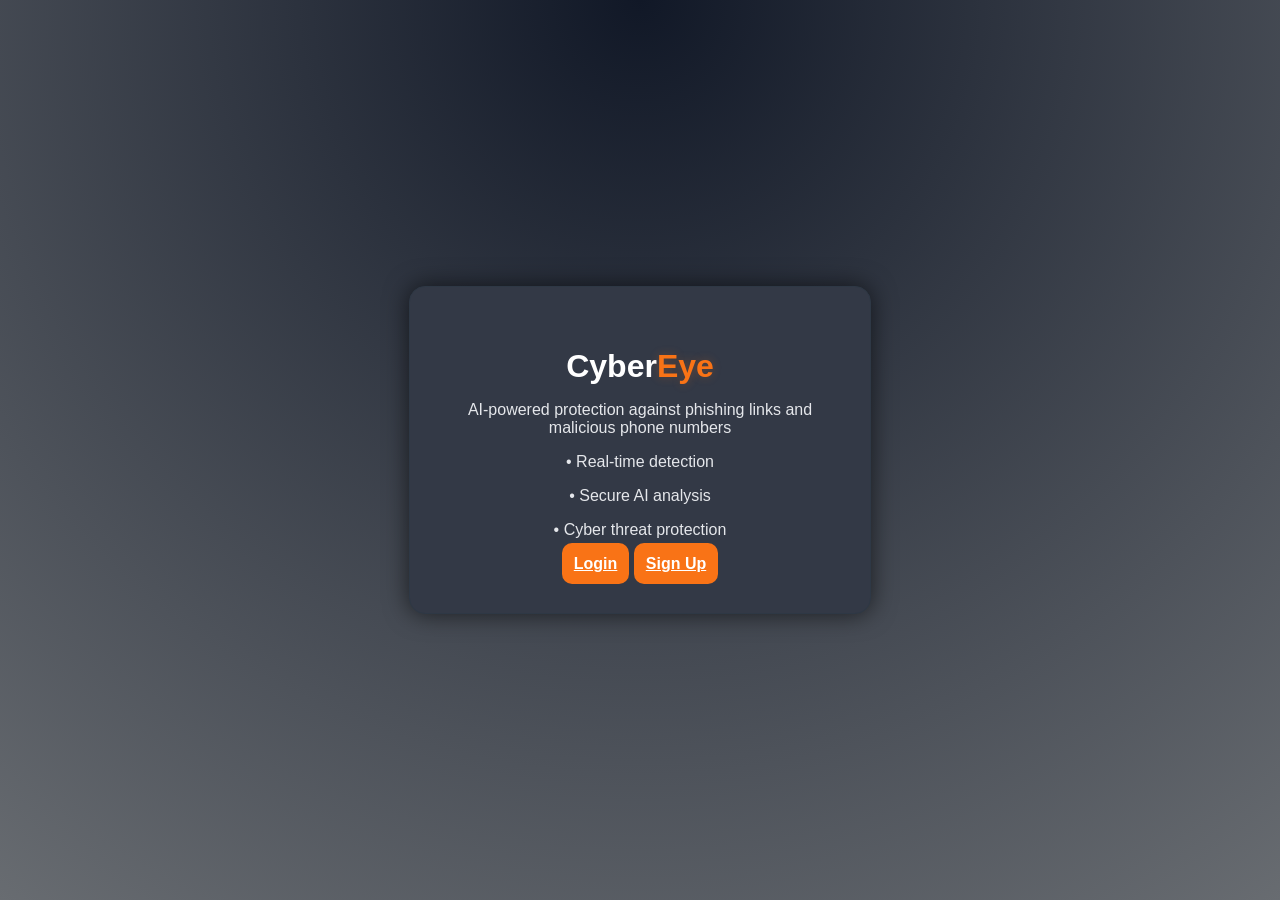
<file: frontend/html/index.html>
<!DOCTYPE html>
<html lang="en">
<head>
  <meta charset="UTF-8">
  <title>CyberEye</title>
  <link rel="stylesheet" href="../css/style.css">
</head>

<body>

  <div class="container">

    <!-- Logo / Title -->
    <h1 class="logo">Cyber<span>Eye</span></h1>

    <!-- Subtitle -->
    <p class="tagline">
      AI-powered protection against phishing links and malicious phone numbers
    </p>

    <!-- Features -->
    <div class="features">
      <p>• Real-time detection</p>
      <p>• Secure AI analysis</p>
      <p>• Cyber threat protection</p>
    </div>

    <!-- Buttons -->
    <div class="buttons">
      <a href="login.html" class="btn login">Login</a>
      <a href="signup.html" class="btn signup">Sign Up</a>
    </div>

  </div>

</body>
</html>
</file>
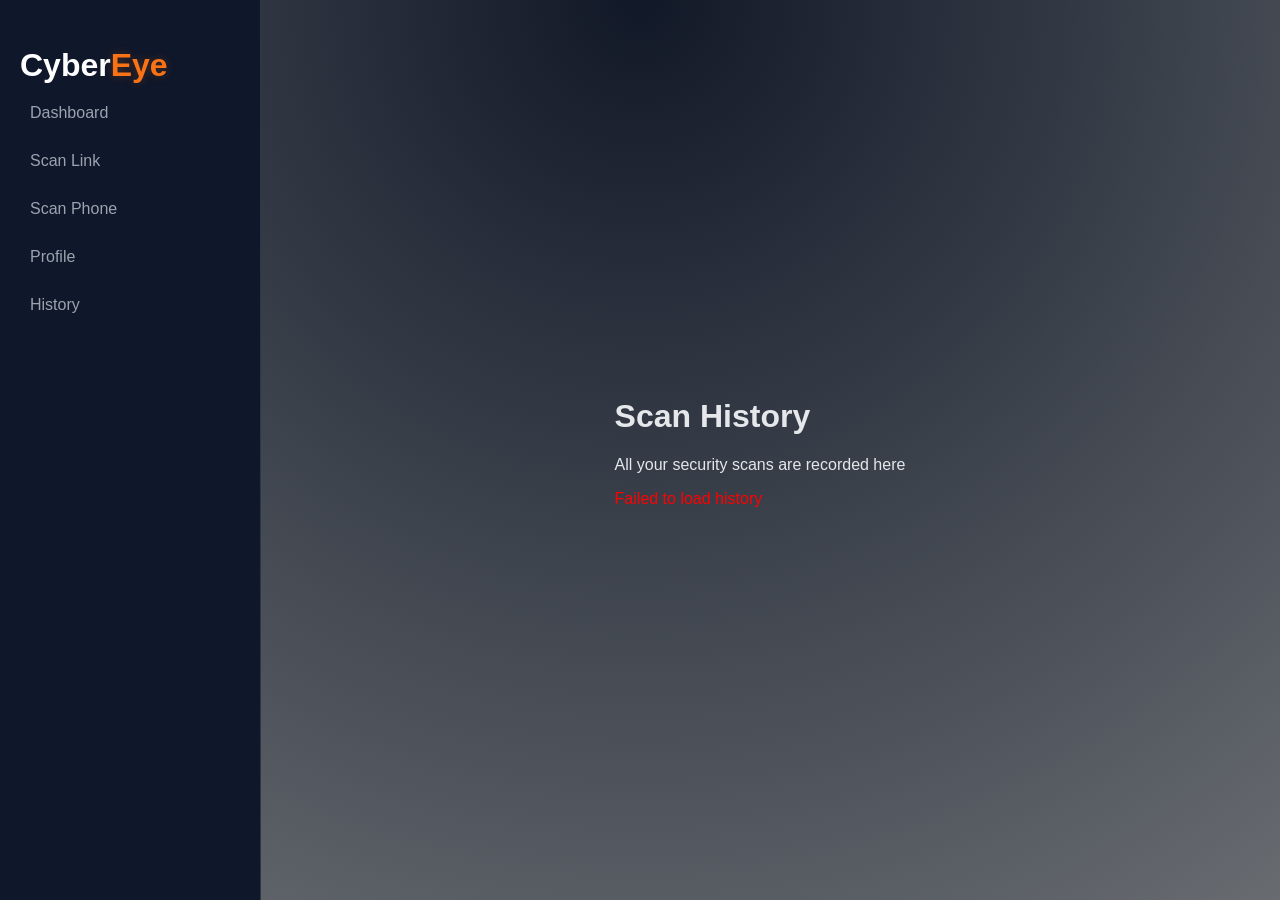
<file: frontend/html/history.html>
<!DOCTYPE html>
<html lang="en">
<head>
  <meta charset="UTF-8">
  <title>CyberEye - History</title>
  <link rel="stylesheet" href="../css/style.css">
</head>

<body>

<!-- SIDEBAR -->
<div class="sidebar">

  <h2 class="logo">Cyber<span>Eye</span></h2>

  <a href="dashboard.html">Dashboard</a>
  <a href="scan_link.html">Scan Link</a>
  <a href="scan_phone.html">Scan Phone</a>
  <a href="profile.html">Profile</a>
  <a href="history.html">History</a>

</div>

<!-- MAIN -->
<div class="main">

  <h1>Scan History</h1>

  <p class="tagline">All your security scans are recorded here</p>

  <!-- HISTORY TABLE -->
  <div class="history-container">

    <div class="history-card safe">
      <p><strong>Type:</strong> URL Scan</p>
      <p><strong>Value:</strong> https://example.com</p>
      <p><strong>Date:</strong> 2026-05-03</p>
      <p><strong>Result:</strong> SAFE</p>
    </div>

    <div class="history-card danger">
      <p><strong>Type:</strong> Phone Scan</p>
      <p><strong>Value:</strong> +961 70 123 456</p>
      <p><strong>Date:</strong> 2026-05-02</p>
      <p><strong>Result:</strong> PHISHING</p>
    </div>

  </div>

</div>
<script src="../javaScript/history.js"></script>
</body>
</html>
</file>
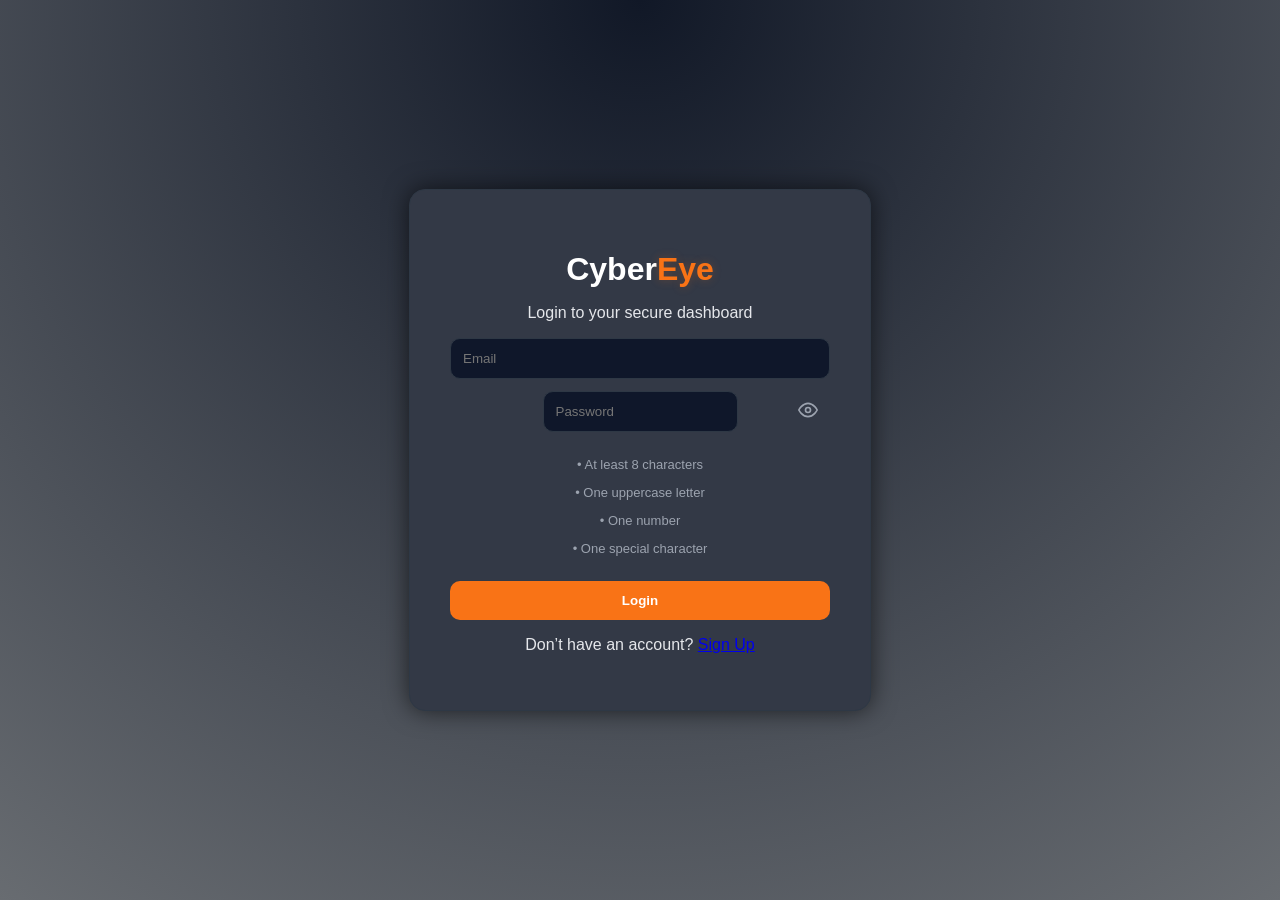
<file: frontend/html/login.html>
<!DOCTYPE html>
<html lang="en">
<head>
  <meta charset="UTF-8">
  <title>CyberEye - Login</title>
  <link rel="stylesheet" href="../css/style.css">
</head>

<body>

  <div class="container">

    <h1 class="logo">Cyber<span>Eye</span></h1>

    <p class="tagline">Login to your secure dashboard</p>

    <!-- Login Form -->
    <form class="form">

      <input type="email" placeholder="Email" required>
      <div class="password-wrapper">
  <input type="password" placeholder="Password" required>

  <span class="toggle-password">
    <svg class="eye-open" xmlns="http://www.w3.org/2000/svg" width="20" height="20" fill="none" stroke="currentColor" stroke-width="2" viewBox="0 0 24 24">
      <path d="M1 12s4-8 11-8 11 8 11 8-4 8-11 8-11-8-11-8z"/>
      <circle cx="12" cy="12" r="3"/>
    </svg>

    <svg class="eye-closed" xmlns="http://www.w3.org/2000/svg" width="20" height="20" fill="none" stroke="currentColor" stroke-width="2" viewBox="0 0 24 24" style="display:none;">
      <path d="M17.94 17.94A10.94 10.94 0 0112 20C5 20 1 12 1 12a21.77 21.77 0 015.06-6.94"/>
      <path d="M1 1l22 22"/>
    </svg>
  </span>
</div>
      <div class="password-rules">
        <p id="rule-length">• At least 8 characters</p>
        <p id="rule-uppercase">• One uppercase letter</p>
        <p id="rule-number">• One number</p>
        <p id="rule-special">• One special character</p>
      </div>

      <button type="submit" class="btn login" id="loginBtn">
        <span id="btnText">Login</span>
      </button>

    </form>
    <p id="errorMessage" class="error-message"></p>

    <p class="switch">
      Don’t have an account?
      <a href="signup.html">Sign Up</a>
    </p>

  </div>
   <script src="../javaScript/login.js"></script>

</body>
</html>
</file>
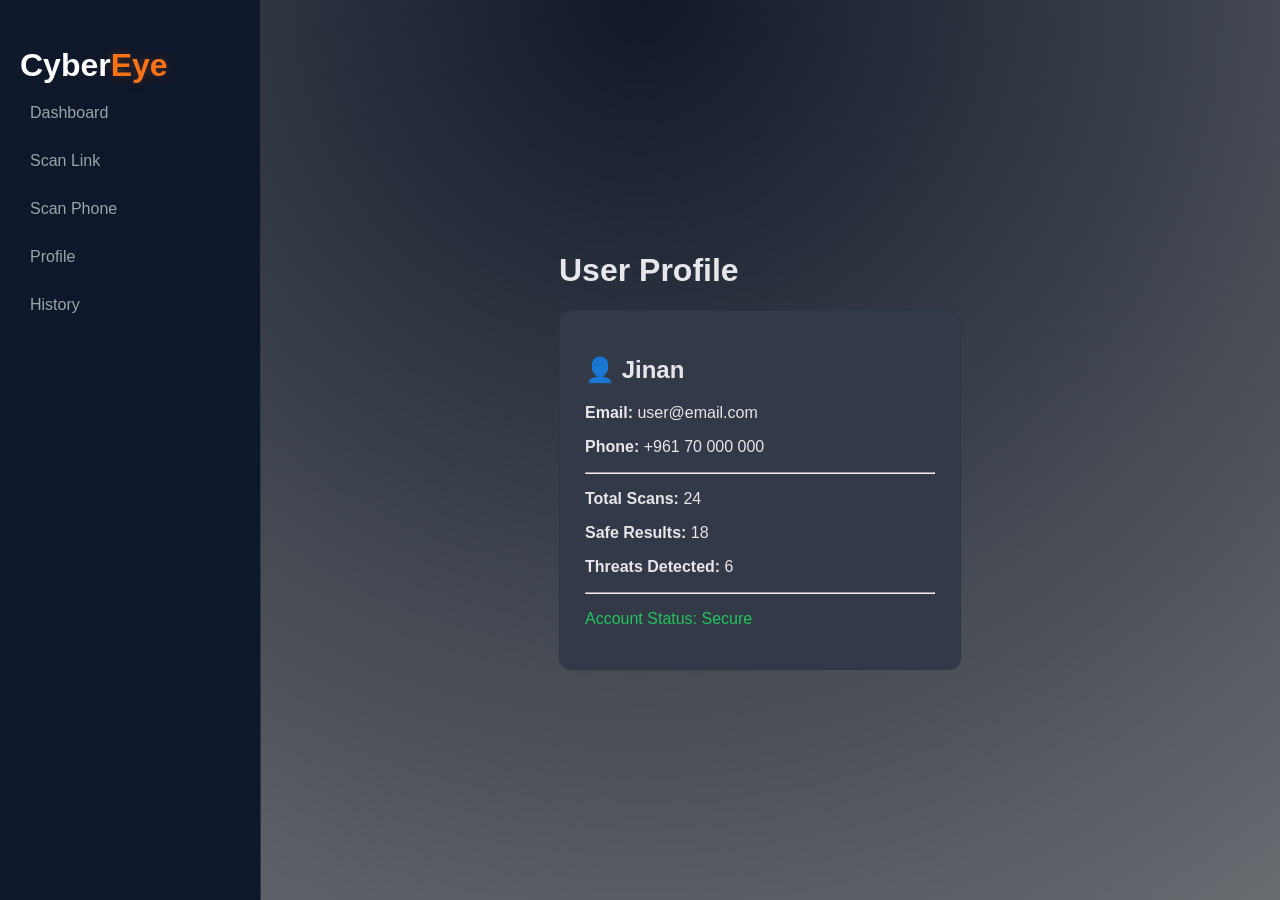
<file: frontend/html/profile.html>
<!DOCTYPE html>
<html lang="en">
<head>
  <meta charset="UTF-8">
  <title>CyberEye - Profile</title>
  <link rel="stylesheet" href="../css/style.css">
</head>

<body>

<!-- SIDEBAR -->
<div class="sidebar">

  <h2 class="logo">Cyber<span>Eye</span></h2>

  <a href="dashboard.html">Dashboard</a>
  <a href="scan_link.html">Scan Link</a>
  <a href="scan_phone.html">Scan Phone</a>
  <a href="profile.html">Profile</a>
  <a href="history.html">History</a>

</div>

<!-- MAIN -->
<div class="main">

  <h1>User Profile</h1>

  <div class="profile-card">

    <h2>👤 Jinan</h2>

    <p><strong>Email:</strong> user@email.com</p>
    <p><strong>Phone:</strong> +961 70 000 000</p>

    <hr>

    <p><strong>Total Scans:</strong> 24</p>
    <p><strong>Safe Results:</strong> 18</p>
    <p><strong>Threats Detected:</strong> 6</p>

    <hr>

    <p class="status safe">Account Status: Secure</p>

  </div>

</div>
<script src="../javaScript/profile.js"></script>
</body>
</html>
</file>
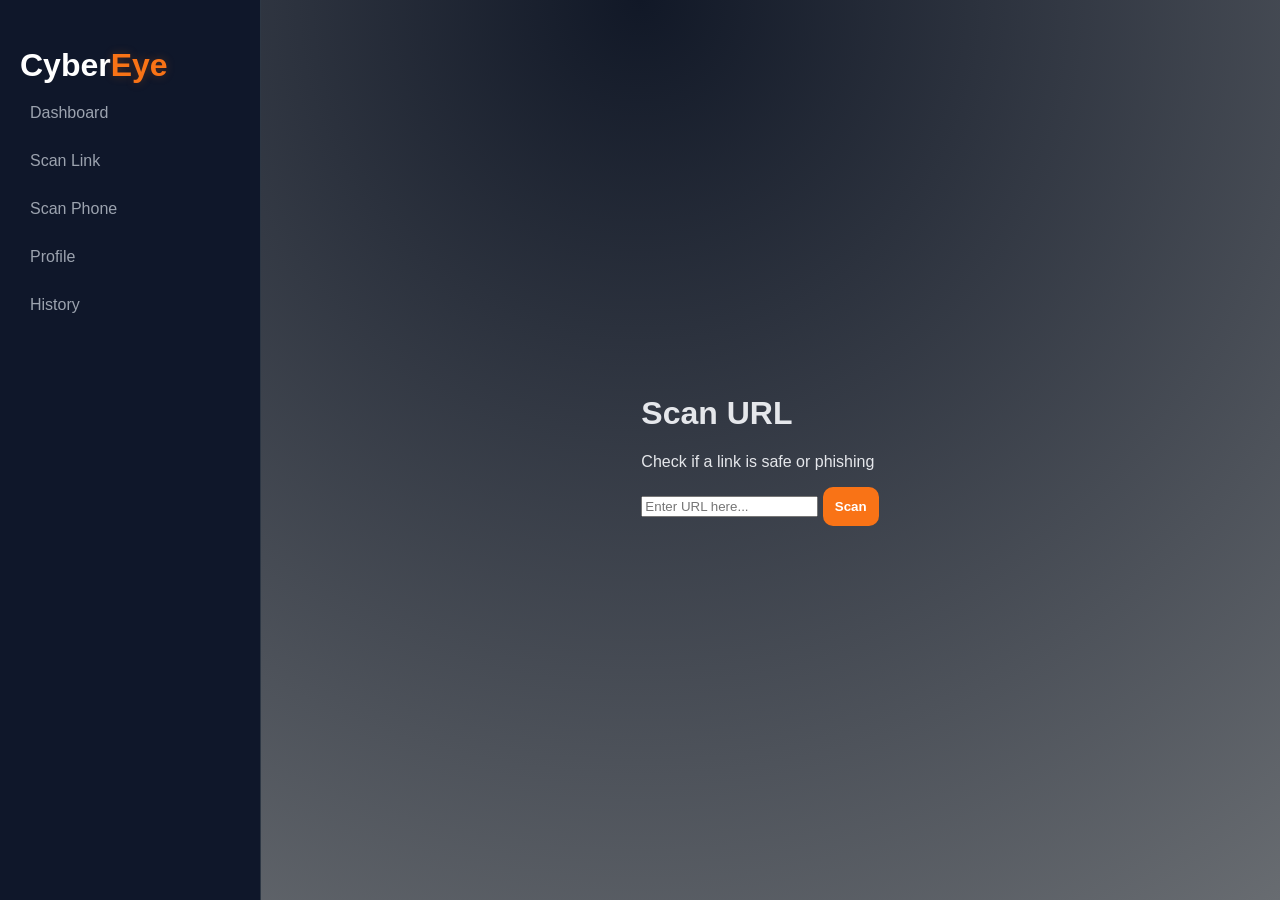
<file: frontend/html/scan_link.html>
<!DOCTYPE html>
<html lang="en">
<head>
  <meta charset="UTF-8">
  <title>CyberEye - Scan Link</title>
  <link rel="stylesheet" href="../css/style.css">
</head>

<body>

<!-- SIDEBAR -->
<div class="sidebar">

  <h2 class="logo">Cyber<span>Eye</span></h2>

  <a href="dashboard.html">Dashboard</a>
  <a href="scan_link.html">Scan Link</a>
  <a href="scan_phone.html">Scan Phone</a>
  <a href="profile.html">Profile</a>
  <a href="history.html">History</a>

</div>

<!-- MAIN -->
<div class="main">

  <h1>Scan URL</h1>

  <p class="tagline">Check if a link is safe or phishing</p>

  <!-- INPUT -->
  <div class="scan-box">

    <input type="text" id="url" placeholder="Enter URL here...">

    <button onclick="scanLink()" class="btn login">
      Scan
    </button>

  </div>

  <!-- RESULT -->
  <div id="result" class="result-box"></div>

</div>

<script src="../javaScript/scan_link.js"></script>
</body>
</html>
</file>
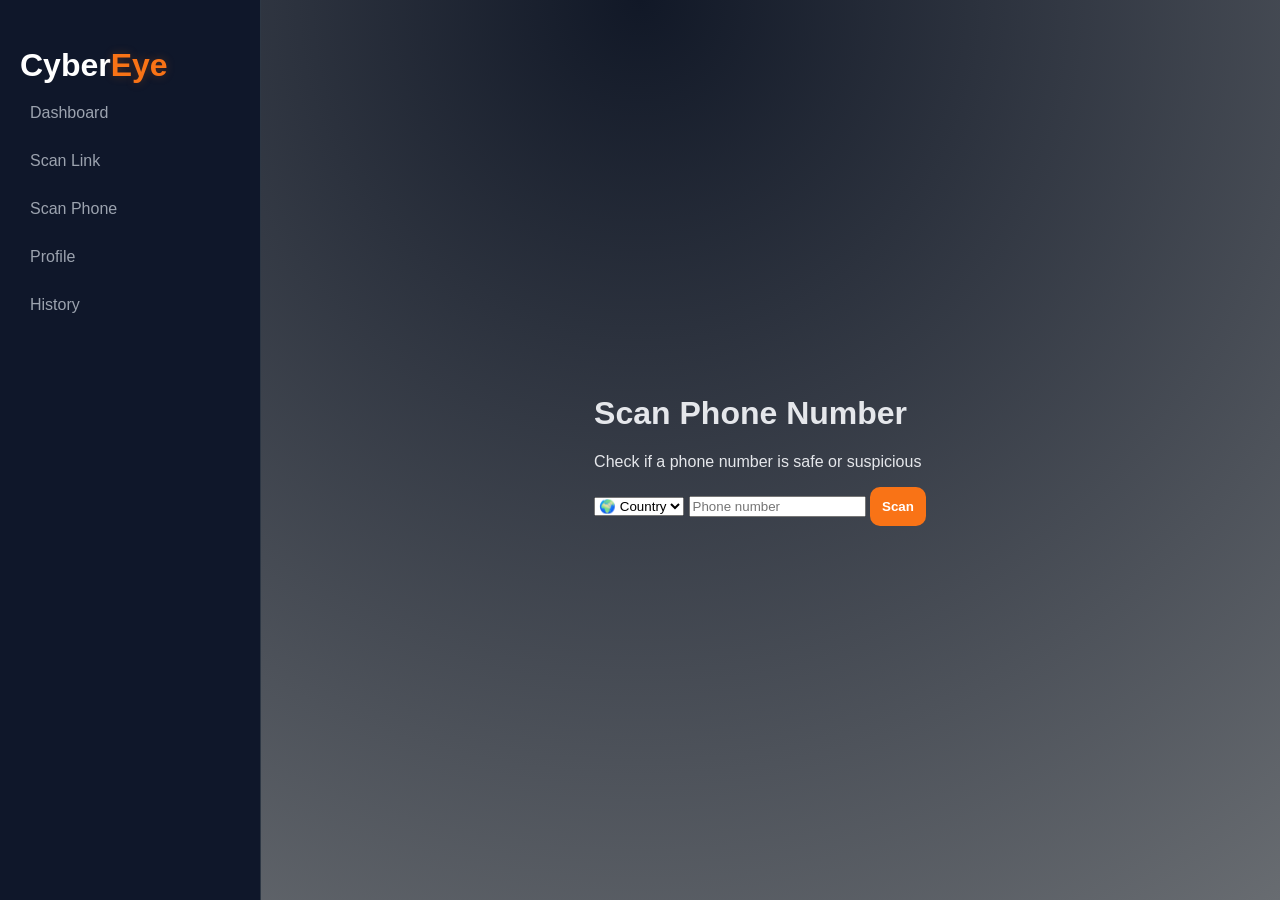
<file: frontend/html/scan_phone.html>
<!DOCTYPE html>
<html lang="en">
<head>
  <meta charset="UTF-8">
  <title>CyberEye - Scan Phone</title>
  <link rel="stylesheet" href="../css/style.css">
</head>

<body>

<!-- SIDEBAR -->
<div class="sidebar">

  <h2 class="logo">Cyber<span>Eye</span></h2>

  <a href="dashboard.html">Dashboard</a>
  <a href="scan_link.html">Scan Link</a>
  <a href="scan_phone.html">Scan Phone</a>
  <a href="profile.html">Profile</a>
  <a href="history.html">History</a>

</div>

<!-- MAIN -->
<div class="main">

  <h1>Scan Phone Number</h1>

  <p class="tagline">Check if a phone number is safe or suspicious</p>

  <!-- INPUT -->
  <div class="scan-box">

    <select id="countrySelect">
    <option value="">🌍 Country</option>
</select>

<input type="text" id="phone" placeholder="Phone number">

<button onclick="scanPhone()" class="btn login">
    Scan
</button>

  </div>

  <!-- RESULT -->
  <div id="phoneResult" class="result-box"></div>

</div>

<script src="../javaScript/scan_phone.js"></script>
</body>
</html>
</file>
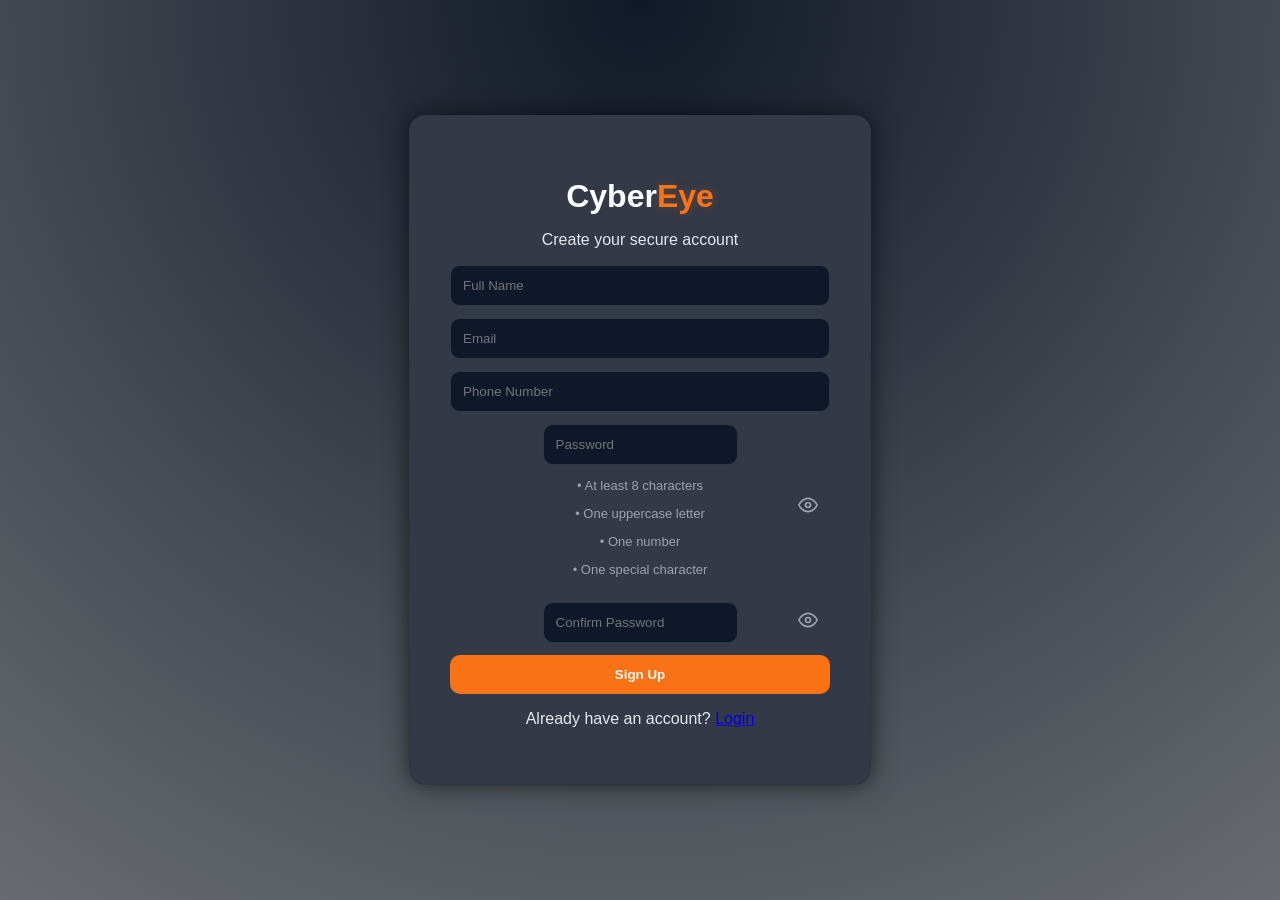
<file: frontend/html/signup.html>
<!DOCTYPE html>
<html lang="en">
<head>
  <meta charset="UTF-8">
  <title>CyberEye - Sign Up</title>
  <link rel="stylesheet" href="../css/style.css">
</head>

<body>

  <div class="container">

    <h1 class="logo">Cyber<span>Eye</span></h1>

    <p class="tagline">Create your secure account</p>

    <!-- Signup Form -->
    <form class="form">

      <input type="text" placeholder="Full Name" required>
      <input type="email" placeholder="Email" required>
      <input type="text" placeholder="Phone Number" required>
      <div class="password-wrapper">
  <input type="password" placeholder="Password" required>
    <div class="password-rules">
      <p id="rule-length">• At least 8 characters</p>
      <p id="rule-uppercase">• One uppercase letter</p>
      <p id="rule-number">• One number</p>
      <p id="rule-special">• One special character</p>
    </div>

  <span class="toggle-password">
    <svg class="eye-open" xmlns="http://www.w3.org/2000/svg" width="20" height="20" fill="none" stroke="currentColor" stroke-width="2" viewBox="0 0 24 24">
      <path d="M1 12s4-8 11-8 11 8 11 8-4 8-11 8-11-8-11-8z"/>
      <circle cx="12" cy="12" r="3"/>
    </svg>

    <svg class="eye-closed" xmlns="http://www.w3.org/2000/svg" width="20" height="20" fill="none" stroke="currentColor" stroke-width="2" viewBox="0 0 24 24" style="display:none;">
      <path d="M17.94 17.94A10.94 10.94 0 0112 20C5 20 1 12 1 12a21.77 21.77 0 015.06-6.94"/>
      <path d="M1 1l22 22"/>
    </svg>
  </span>
</div>

      <div class="password-wrapper">
  <input type="password" placeholder="Confirm Password" required>

  <span class="toggle-password">
    <svg class="eye-open" xmlns="http://www.w3.org/2000/svg" width="20" height="20" fill="none" stroke="currentColor" stroke-width="2" viewBox="0 0 24 24">
      <path d="M1 12s4-8 11-8 11 8 11 8-4 8-11 8-11-8-11-8z"/>
      <circle cx="12" cy="12" r="3"/>
    </svg>

    <svg class="eye-closed" xmlns="http://www.w3.org/2000/svg" width="20" height="20" fill="none" stroke="currentColor" stroke-width="2" viewBox="0 0 24 24" style="display:none;">
      <path d="M17.94 17.94A10.94 10.94 0 0112 20C5 20 1 12 1 12a21.77 21.77 0 015.06-6.94"/>
      <path d="M1 1l22 22"/>
    </svg>
  </span>
</div>

      <button type="submit" class="btn login">Sign Up</button>

    </form>

    <div id="verifyBox" style="display:none; margin-top:20px;">

  <h3>Enter Verification Code</h3>

  <input type="text" id="verificationCode" placeholder="Enter code">

  <button type="button" id="verifyBtn" class="btn login">
    Verify
  </button>

  <p id="verifyError" class="error-message"></p>

</div>

    <p id="errorMessage" class="error-message"></p>

    <p class="switch">
      Already have an account?
      <a href="login.html">Login</a>
    </p>

  </div>
  <script src="../javaScript/signup.js"></script>

</body>
</html>
</file>
<file: frontend/css/style.css>
:root {
  --bg: #686c71;          /* dark cyber background */
  --card: #333946;       /* dark panels */
  --border: #2e3845;
  --text: #e5e7eb;
  --muted: #9ca3af;

  --orange: #f97316;     /* main brand color */
  --orange-glow: rgba(249, 115, 22, 0.25);
}

/* =========================
   GLOBAL
========================= */

body {
  margin: 0;
  font-family: Arial, sans-serif;
  background: radial-gradient(circle at top, #111827, var(--bg));
  color: var(--text);

  display: flex;
  justify-content: center;
  align-items: center;
  min-height: 100vh;
}

/* =========================
   CONTAINER (LOGIN / SIGNUP)
========================= */

.container {
  background: var(--card);
  padding: 40px;
  border-radius: 16px;
  width: 380px;

  border: 1px solid var(--border);
  box-shadow: 0 0 25px rgba(0,0,0,0.6);
  text-align: center;
}

/* =========================
   LOGO
========================= */

.logo {
  font-size: 32px;
  margin-bottom: 10px;
  color: white;
}

.logo span {
  color: var(--orange);
  text-shadow: 0 0 10px var(--orange-glow);
}

/* =========================
   INPUTS
========================= */

.form {
  display: flex;
  flex-direction: column;
  gap: 12px;
  margin-top: 15px;
}

.form input {
  padding: 12px;
  border-radius: 10px;
  border: 1px solid var(--border);

  background: #0f172a;
  color: var(--text);

  outline: none;
  transition: 0.2s;
}

.form input:focus {
  border-color: var(--orange);
  box-shadow: 0 0 10px var(--orange-glow);
}

/* =========================
   BUTTON
========================= */

.btn {
  padding: 12px;
  border-radius: 10px;
  border: none;
  cursor: pointer;

  background: var(--orange);
  color: white;
  font-weight: bold;

  transition: 0.3s;
}

.btn:hover {
  background: #fb923c;
  box-shadow: 0 0 15px var(--orange-glow);
}

/* =========================
   SIDEBAR
========================= */

.sidebar {
  width: 220px;
  height: 100vh;

  background: #0f172a;
  position: fixed;
  left: 0;
  top: 0;

  padding: 20px;
  border-right: 1px solid var(--border);
}

.sidebar a {
  display: block;
  color: var(--muted);
  text-decoration: none;

  padding: 10px;
  margin: 10px 0;
  border-radius: 8px;

  transition: 0.3s;
}

.sidebar a:hover {
  background: #1e293b;
  color: white;
}

/* =========================
   MAIN
========================= */

.main {
  margin-left: 240px;
  padding: 40px;
}

/* =========================
   CARDS
========================= */

.cards {
  display: flex;
  gap: 20px;
  margin-top: 20px;
}

.card {
  background: var(--card);
  border: 1px solid var(--border);
  padding: 20px;
  border-radius: 12px;
  width: 200px;
}

.card h3 {
  color: var(--muted);
}

.card p {
  font-size: 24px;
  font-weight: bold;
}

/* =========================
   STATUS COLORS
========================= */

.safe {
  color: #22c55e;
}

.danger {
  color: #ef4444;
}

/* =========================
   PROFILE CARD
========================= */

.profile-card {
  margin-top: 20px;
  background: var(--card);
  border: 1px solid var(--border);
  padding: 25px;
  border-radius: 12px;
  width: 350px;
}

/* =========================
   PASSWORD RULES
========================= */

.password-rules p {
  font-size: 13px;
  color: var(--muted);
}

.password-rules .valid {
  color: #22c55e;
}

/* =========================
   EYE ICON
========================= */

.password-wrapper {
  position: relative;
}

.toggle-password {
  position: absolute;
  right: 12px;
  top: 50%;
  transform: translateY(-50%);
  cursor: pointer;
  color: var(--muted);
}

/* =========================
   ERROR
========================= */

.error-message {
  color: #ff4d4d;
  font-size: 14px;
  margin-top: 10px;
  display: none;
}
</file>
